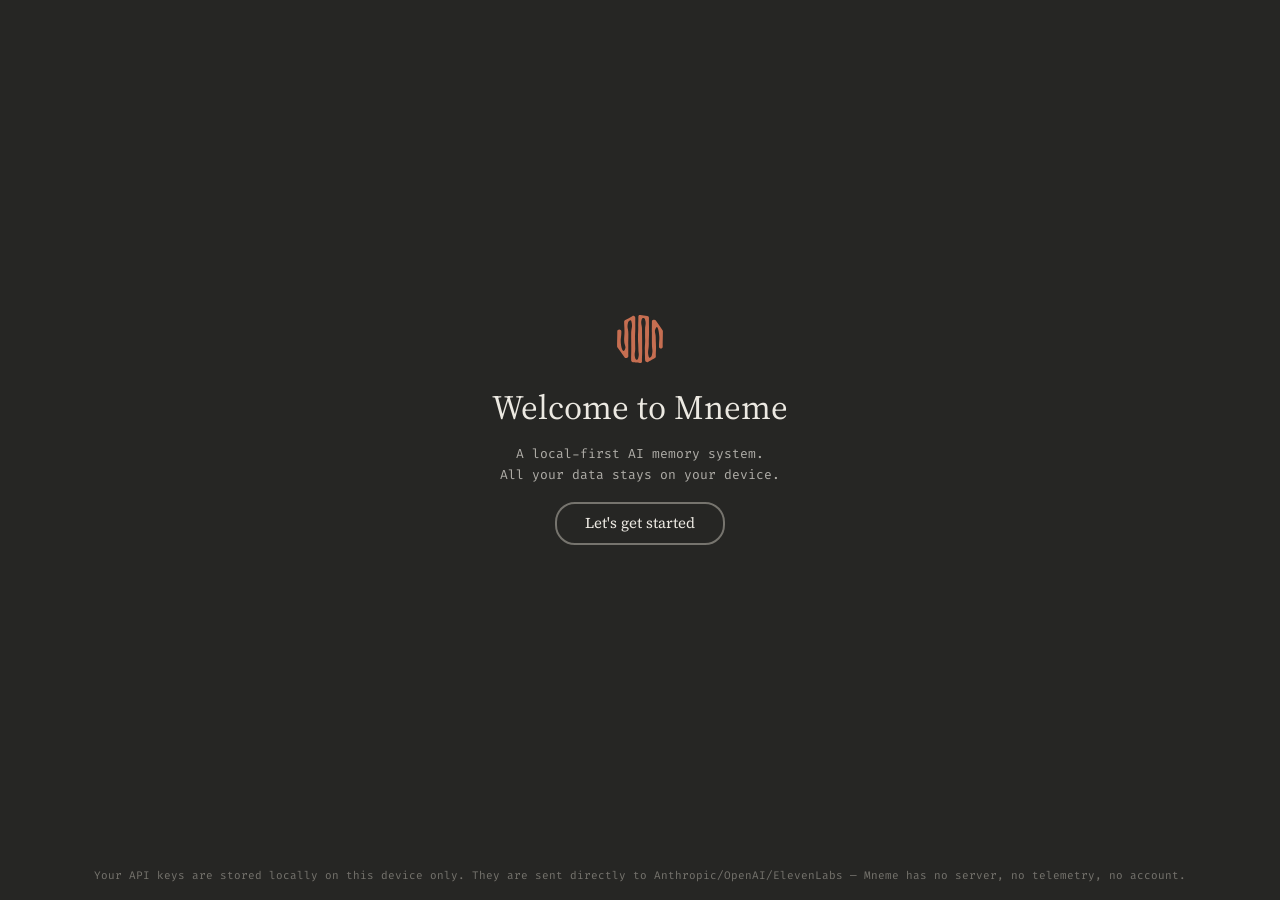
<file: src/frontend/setup.html>
<!DOCTYPE html>
<html lang="en">
<head>
    <meta charset="UTF-8">
    <meta name="viewport" content="width=device-width, initial-scale=1.0">
    <title>Mneme — Setup</title>
    <link rel="icon" type="image/svg+xml" href="favicon.svg">
    <link rel="preconnect" href="https://fonts.googleapis.com">
    <link rel="preconnect" href="https://fonts.gstatic.com" crossorigin>
    <link href="https://fonts.googleapis.com/css2?family=Fira+Code:wght@400;500&family=Source+Serif+4:ital,opsz,wght@0,8..60,300;0,8..60,400;0,8..60,600;1,8..60,400&display=swap" rel="stylesheet">
    <link rel="stylesheet" href="setup.css">
</head>
<body>
    <div class="setup-container">

        <!-- Step 0: Welcome -->
        <div class="setup-step active" id="step0">
            <img src="assets/mneme-logo.svg" alt="Mneme" class="setup-logo" onerror="this.style.display='none'">
            <h1 class="setup-headline" id="headline0">Welcome to Mneme</h1>
            <p class="setup-desc">A local-first AI memory system.<br>All your data stays on your device.</p>
            <button class="setup-btn" id="beginBtn">Let's get started</button>
        </div>

        <!-- Fork: fresh start vs. import from a previous Mneme -->
        <div class="setup-step" id="stepFork">
            <h1 class="setup-headline">Set up Mneme</h1>
            <p class="setup-desc">Start clean, or bring an existing install along.</p>
            <div class="setup-fork-cards">
                <button class="setup-fork-card" id="forkFreshBtn">
                    <span class="setup-fork-card-title">Start fresh</span>
                    <span class="setup-fork-card-sub">Set up a brand new Mneme.</span>
                </button>
                <button class="setup-fork-card" id="forkImportBtn">
                    <span class="setup-fork-card-title">Import from a previous Mneme</span>
                    <span class="setup-fork-card-sub">Brings your memories, settings and API keys from an older install.</span>
                </button>
            </div>
            <div class="setup-nav">
                <button class="setup-btn-back" id="forkBackBtn">Back</button>
            </div>
        </div>

        <!-- Import: find/select a previous install -->
        <div class="setup-step" id="stepImportList">
            <h1 class="setup-headline">Find your old Mneme</h1>
            <p class="setup-desc" id="importListDesc">Searching for previous installs...</p>
            <div class="setup-install-list" id="importInstallList"></div>
            <div class="setup-manual-path">
                <input type="text" class="setup-input mono" id="importManualPath" placeholder="…or paste the folder path of your old Mneme" autocomplete="off" spellcheck="false">
                <button class="setup-btn" id="importManualCheckBtn">Check</button>
            </div>
            <p class="setup-desc setup-error-text" id="importManualError" hidden></p>
            <div class="setup-nav">
                <button class="setup-btn-back" id="importListBackBtn">Back</button>
            </div>
        </div>

        <!-- Import: confirm before copying -->
        <div class="setup-step" id="stepImportConfirm">
            <h1 class="setup-headline">Import this install?</h1>
            <div class="setup-import-summary" id="importSummary"></div>
            <p class="setup-desc">Your old install is never modified — this makes a copy.</p>
            <p class="setup-desc setup-error-text" id="importConfirmError" hidden></p>
            <div class="setup-importing-indicator" id="importingIndicator" hidden>
                <span class="setup-spinner"></span> Importing your Mneme...
            </div>
            <div class="setup-nav">
                <button class="setup-btn-back" id="importConfirmBackBtn">Back</button>
                <button class="setup-btn" id="importConfirmBtn">Import</button>
            </div>
        </div>

        <!-- Step 1: Your name -->
        <div class="setup-step" id="step1">
            <h1 class="setup-headline">What's your name?</h1>
            <p class="setup-desc">Used in timeline summaries and entity extraction.</p>
            <input type="text" class="setup-input" id="userName" placeholder="Your name" autocomplete="off" spellcheck="false">
            <div class="setup-nav">
                <button class="setup-btn-back" data-back>Back</button>
                <button class="setup-btn" data-next>Continue</button>
            </div>
        </div>

        <!-- Step 2: Anthropic API key -->
        <div class="setup-step" id="step2">
            <h1 class="setup-headline">Anthropic API key</h1>
            <p class="setup-desc">
                Powers the AI conversations. Get yours at
                <a href="https://console.anthropic.com/" target="_blank" rel="noopener">console.anthropic.com</a>
            </p>
            <input type="password" class="setup-input mono" id="anthropicKey" placeholder="sk-ant-..." autocomplete="off" spellcheck="false">
            <div class="setup-nav">
                <button class="setup-btn-back" data-back>Back</button>
                <button class="setup-btn" data-next>Continue</button>
            </div>
        </div>

        <!-- Step 3: ElevenLabs (optional) -->
        <div class="setup-step" id="step3">
            <h1 class="setup-headline">ElevenLabs API key</h1>
            <p class="setup-desc">
                Optional — enables text-to-speech. Get one at
                <a href="https://elevenlabs.io/" target="_blank" rel="noopener">elevenlabs.io</a>
            </p>
            <input type="password" class="setup-input mono" id="elevenlabsKey" placeholder="Optional" autocomplete="off" spellcheck="false">
            <div class="setup-nav">
                <button class="setup-btn-back" data-back>Back</button>
                <button class="setup-btn" data-next>Skip</button>
            </div>
        </div>

        <!-- Step 4: Instance name -->
        <div class="setup-step" id="step4">
            <h1 class="setup-headline">Name your first instance</h1>
            <p class="setup-desc">What should this AI call itself? You can create more instances later.</p>
            <input type="text" class="setup-input" id="instanceName" placeholder="e.g. Kali, Atlas, just Claude..." autocomplete="off" spellcheck="false">
            <div class="setup-nav">
                <button class="setup-btn-back" data-back>Back</button>
                <button class="setup-btn" data-next>Continue</button>
            </div>
        </div>

        <!-- Step 5: Model selection -->
        <div class="setup-step" id="step5">
            <h1 class="setup-headline">Pick a model</h1>
            <p class="setup-desc">You can change this anytime in settings.</p>
            <div class="setup-models-wrap">
                <div class="setup-models">
                    <button class="setup-model-item setup-model-featured" data-model-id="claude-fable-5">
                        <span class="model-icon-dot" aria-hidden="true"></span>
                        <div class="setup-model-info">
                            <span class="setup-model-name">Fable <span class="setup-model-version">5</span></span>
                            <span class="setup-model-desc setup-model-note">Anthropic's most capable model — for those who want the best</span>
                        </div>
                    </button>
                    <button class="setup-model-item" data-model-id="claude-opus-4-8">
                        <img src="assets/model-opus.svg" alt="" width="22" height="22">
                        <div class="setup-model-info">
                            <span class="setup-model-name">Opus <span class="setup-model-version">4.8</span></span>
                            <span class="setup-model-desc">Most capable, higher cost</span>
                        </div>
                    </button>
                    <button class="setup-model-item" data-model-id="claude-opus-4-5">
                        <img src="assets/model-opus.svg" alt="" width="22" height="22">
                        <div class="setup-model-info">
                            <span class="setup-model-name">Opus <span class="setup-model-version">4.5</span></span>
                            <span class="setup-model-desc">Earlier Opus favorite</span>
                        </div>
                    </button>
                    <button class="setup-model-item" data-model-id="claude-sonnet-5">
                        <img src="assets/model-sonnet.svg" alt="" width="22" height="22">
                        <div class="setup-model-info">
                            <span class="setup-model-name">Sonnet <span class="setup-model-version">5</span></span>
                            <span class="setup-model-desc">Newest Sonnet, strong daily model</span>
                        </div>
                    </button>
                    <button class="setup-model-item setup-model-featured" data-model-id="claude-sonnet-4-5">
                        <img src="assets/model-sonnet.svg" alt="" width="22" height="22">
                        <div class="setup-model-info">
                            <span class="setup-model-name">Sonnet <span class="setup-model-version">4.5</span></span>
                            <span class="setup-model-desc setup-model-note">Available in Mneme</span>
                        </div>
                    </button>
                    <button class="setup-model-item" data-model-id="claude-haiku-4-5">
                        <img src="assets/model-haiku.svg" alt="" width="22" height="22">
                        <div class="setup-model-info">
                            <span class="setup-model-name">Haiku <span class="setup-model-version">4.5</span></span>
                            <span class="setup-model-desc">Fast and lightweight</span>
                        </div>
                    </button>
                </div>
                <div class="setup-models-others" id="setupOthersBtn">Others</div>
            </div>
            <div class="setup-nav">
                <button class="setup-btn-back" data-back>Back</button>
                <button class="setup-btn" id="finishBtn">Finish setup</button>
            </div>
        </div>

        <!-- Step 6: Completing -->
        <div class="setup-step" id="step6">
            <h1 class="setup-headline" id="completingHeadline">Setting things up...</h1>
            <p class="setup-desc" id="completingDesc">Creating your configuration and initializing the database.</p>
        </div>

        <!-- Privacy note (always visible at bottom) -->
        <div class="setup-privacy" id="privacyNote">
            Your API keys are stored locally on this device only. They are sent directly to
            Anthropic/OpenAI/ElevenLabs — Mneme has no server, no telemetry, no account.
        </div>

    </div>

    <script>
    (function() {
        // ─── State ───
        let currentStep = 0;
        const totalSteps = 7; // 0-6
        let selectedModel = 'claude-sonnet-4-6';

        const steps = [];
        for (let i = 0; i < totalSteps; i++) {
            steps.push(document.getElementById('step' + i));
        }

        // ─── Navigation ───

        // Core visual transition, extracted so the fork/import sub-flow (which
        // lives outside the numeric steps[] array) can reuse it directly.
        function transition(prev, next, direction, focusInput) {
            if (!prev || !next) return;

            // Slide out current
            prev.classList.remove('active');
            prev.classList.add(direction === 'forward' ? 'exit-left' : 'exit-right');

            // Slide in new
            next.classList.remove('exit-left', 'exit-right');
            next.classList.add(direction === 'forward' ? 'enter-right' : 'enter-left');

            // Force reflow so the enter class applies from the offset position
            next.offsetHeight;
            next.classList.remove('enter-right', 'enter-left');
            next.classList.add('active');

            // Clean up old step after transition
            setTimeout(() => {
                prev.classList.remove('exit-left', 'exit-right', 'active');
            }, 350);

            // Focus the input if there is one
            if (focusInput !== false) {
                const input = next.querySelector('.setup-input');
                if (input) setTimeout(() => input.focus(), 360);
            }
        }

        function showStep(n, direction) {
            transition(steps[currentStep], steps[n], direction);
            currentStep = n;
        }

        function goNext() {
            // Validation
            if (currentStep === 2) {
                const key = document.getElementById('anthropicKey').value.trim();
                if (!key) {
                    shakeInput(document.getElementById('anthropicKey'));
                    return;
                }
            }
            if (currentStep < totalSteps - 1) {
                showStep(currentStep + 1, 'forward');
            }
        }

        function goBack() {
            // Step 1 (name) was entered from the fork, not from Welcome directly —
            // send it back there instead of skipping past it.
            if (currentStep === 1) {
                transition(steps[1], stepFork, 'backward');
                currentStep = 0;
                return;
            }
            if (currentStep > 0) {
                showStep(currentStep - 1, 'backward');
            }
        }

        function markSetupComplete() {
            document.getElementById('completingHeadline').textContent = "You're all set!";
            document.getElementById('completingDesc').textContent = 'Redirecting to Mneme...';
            setTimeout(() => {
                window.location.href = '/';
            }, 1200);
        }

        // ─── Fork: fresh vs. import ───

        const stepFork = document.getElementById('stepFork');
        const stepImportList = document.getElementById('stepImportList');
        const stepImportConfirm = document.getElementById('stepImportConfirm');

        document.getElementById('forkFreshBtn').addEventListener('click', () => {
            transition(stepFork, steps[1], 'forward');
            currentStep = 1;
        });

        document.getElementById('forkBackBtn').addEventListener('click', () => {
            transition(stepFork, steps[0], 'backward');
            currentStep = 0;
        });

        document.getElementById('forkImportBtn').addEventListener('click', () => {
            transition(stepFork, stepImportList, 'forward', false);
            loadDetectInstalls();
        });

        document.getElementById('importListBackBtn').addEventListener('click', () => {
            transition(stepImportList, stepFork, 'backward', false);
        });

        // ─── Import: detect / validate a previous install ───

        let selectedInstall = null;

        function escapeHtml(s) {
            const d = document.createElement('div');
            d.textContent = s == null ? '' : String(s);
            return d.innerHTML;
        }

        function formatBytes(n) {
            n = n || 0;
            if (n >= 1024 ** 3) return (n / 1024 ** 3).toFixed(1) + ' GB';
            if (n >= 1024 ** 2) return (n / 1024 ** 2).toFixed(0) + ' MB';
            if (n >= 1024) return (n / 1024).toFixed(0) + ' KB';
            return n + ' B';
        }

        function renderInstallCard(install) {
            const card = document.createElement('button');
            card.className = 'setup-install-card';
            const profileCount = (install.profiles || []).length;
            card.innerHTML = `
                <span class="setup-install-path">${escapeHtml(install.path)}</span>
                <span class="setup-install-meta">${profileCount} instance${profileCount === 1 ? '' : 's'} · ${formatBytes(install.total_bytes)}</span>
                <span class="setup-install-key ${install.has_api_key ? 'has-key' : 'no-key'}">${install.has_api_key ? 'API key included' : 'no key'}</span>
            `;
            card.addEventListener('click', () => selectInstallForImport(install));
            return card;
        }

        async function loadDetectInstalls() {
            const listEl = document.getElementById('importInstallList');
            const descEl = document.getElementById('importListDesc');
            listEl.innerHTML = '';
            descEl.textContent = 'Searching for previous installs...';
            try {
                const res = await fetch('/api/setup/detect-installs');
                const data = await res.json();
                const installs = (data && data.installs) || [];
                if (installs.length === 0) {
                    descEl.textContent = "We couldn't find a previous install automatically — paste its folder path below.";
                } else {
                    descEl.textContent = 'Found on this machine:';
                    installs.forEach(inst => listEl.appendChild(renderInstallCard(inst)));
                }
            } catch (e) {
                descEl.textContent = "Couldn't search for previous installs — paste the folder path below.";
            }
        }

        async function checkManualPath() {
            const path = document.getElementById('importManualPath').value.trim();
            const errEl = document.getElementById('importManualError');
            errEl.hidden = true;
            if (!path) return;
            const btn = document.getElementById('importManualCheckBtn');
            btn.disabled = true;
            try {
                const res = await fetch('/api/setup/validate-source', {
                    method: 'POST',
                    headers: { 'Content-Type': 'application/json' },
                    body: JSON.stringify({ path })
                });
                const data = await res.json();
                if (!res.ok) {
                    errEl.textContent = data.error || 'Could not read that folder.';
                    errEl.hidden = false;
                    return;
                }
                selectInstallForImport(data);
            } catch (e) {
                errEl.textContent = 'Could not reach Mneme to check that path.';
                errEl.hidden = false;
            } finally {
                btn.disabled = false;
            }
        }

        document.getElementById('importManualCheckBtn').addEventListener('click', checkManualPath);
        document.getElementById('importManualPath').addEventListener('keydown', (e) => {
            if (e.key === 'Enter') {
                e.preventDefault();
                checkManualPath();
            }
        });

        // ─── Import: confirmation ───

        function renderImportSummary(install) {
            const summaryEl = document.getElementById('importSummary');
            const rows = (install.profiles || []).map(p => {
                const count = p.message_count === -1 ? 'unknown message count' : `${p.message_count} messages`;
                return `<div class="setup-import-row">
                    <span class="setup-import-row-name">${escapeHtml(p.name)}</span>
                    <span class="setup-import-row-meta">${formatBytes(p.db_bytes)} · ${count}</span>
                </div>`;
            }).join('');
            const profileCount = (install.profiles || []).length;
            summaryEl.innerHTML = `
                <div class="setup-import-path">${escapeHtml(install.path)}</div>
                <div class="setup-import-rows">${rows}</div>
                <div class="setup-import-total">${profileCount} instance${profileCount === 1 ? '' : 's'} · ${formatBytes(install.total_bytes)} total</div>
            `;
        }

        function selectInstallForImport(install) {
            selectedInstall = install;
            renderImportSummary(install);
            document.getElementById('importConfirmError').hidden = true;
            document.getElementById('importingIndicator').hidden = true;
            document.getElementById('importConfirmBtn').disabled = false;
            document.getElementById('importConfirmBtn').textContent = 'Import';
            document.getElementById('importConfirmBackBtn').disabled = false;
            transition(stepImportList, stepImportConfirm, 'forward', false);
        }

        document.getElementById('importConfirmBackBtn').addEventListener('click', () => {
            transition(stepImportConfirm, stepImportList, 'backward', false);
        });

        document.getElementById('importConfirmBtn').addEventListener('click', async () => {
            if (!selectedInstall) return;
            const errEl = document.getElementById('importConfirmError');
            const indicator = document.getElementById('importingIndicator');
            const importBtn = document.getElementById('importConfirmBtn');
            const backBtn = document.getElementById('importConfirmBackBtn');
            errEl.hidden = true;
            indicator.hidden = false;
            importBtn.disabled = true;
            backBtn.disabled = true;

            try {
                const res = await fetch('/api/setup/import', {
                    method: 'POST',
                    headers: { 'Content-Type': 'application/json' },
                    body: JSON.stringify({ path: selectedInstall.path })
                });
                const data = await res.json();
                if (!res.ok) {
                    errEl.textContent = data.error || 'Import failed.';
                    errEl.hidden = false;
                    indicator.hidden = true;
                    importBtn.disabled = false;
                    backBtn.disabled = false;
                    return;
                }
                // Success — same completion path the questionnaire uses after
                // /api/setup succeeds. The imported config brings its own API
                // keys, so there's nothing left to ask.
                transition(stepImportConfirm, steps[6], 'forward');
                markSetupComplete();
            } catch (e) {
                errEl.textContent = 'Could not reach Mneme to import.';
                errEl.hidden = false;
                indicator.hidden = true;
                importBtn.disabled = false;
                backBtn.disabled = false;
            }
        });

        function shakeInput(el) {
            el.classList.add('shake');
            el.focus();
            setTimeout(() => el.classList.remove('shake'), 500);
        }

        // ─── Event listeners ───

        // Begin button — goes to the fork (fresh vs. import), not straight to step1
        document.getElementById('beginBtn').addEventListener('click', () => {
            transition(steps[0], stepFork, 'forward');
        });

        // All next/back buttons
        document.querySelectorAll('[data-next]').forEach(btn => {
            btn.addEventListener('click', goNext);
        });
        document.querySelectorAll('[data-back]').forEach(btn => {
            btn.addEventListener('click', goBack);
        });

        // Enter key advances from input
        document.querySelectorAll('.setup-input').forEach(input => {
            input.addEventListener('keydown', (e) => {
                if (e.key === 'Enter') {
                    e.preventDefault();
                    goNext();
                }
            });
        });

        // ElevenLabs: update button label based on input
        document.getElementById('elevenlabsKey').addEventListener('input', (e) => {
            const btn = steps[3].querySelector('[data-next]');
            btn.textContent = e.target.value.trim() ? 'Continue' : 'Skip';
        });

        // Model selection — hover highlights, click collapses, tap to reopen
        const modelsWrap = document.querySelector('.setup-models-wrap');
        const modelsCard = document.querySelector('.setup-models');
        const modelsOthers = document.querySelector('.setup-models-others');
        let modelsCollapsed = false;

        // Others — swap card contents between main and alt models
        const othersBtn = document.getElementById('setupOthersBtn');
        let showingOthers = false;

        // Alt model definitions
        const altModels = [
            { id: 'claude-opus-4-7', icon: 'assets/model-opus.svg', name: 'Opus', version: '4.7', desc: 'Previous Opus' },
            { id: 'claude-opus-4-6', icon: 'assets/model-opus.svg', name: 'Opus', version: '4.6', desc: 'Previous Opus' },
            { id: 'claude-sonnet-4-6', icon: 'assets/model-sonnet.svg', name: 'Sonnet', version: '4.6', desc: 'Previous Sonnet' },
        ];

        // Store original main items HTML
        const mainItemsHTML = modelsCard.innerHTML;

        function buildAltItems() {
            return altModels.map(m =>
                `<button class="setup-model-item" data-model-id="${m.id}">
                    <img src="${m.icon}" alt="" width="22" height="22">
                    <div class="setup-model-info">
                        <span class="setup-model-name">${m.name} <span class="setup-model-version">${m.version}</span></span>
                        <span class="setup-model-desc">${m.desc}</span>
                    </div>
                </button>`
            ).join('');
        }

        function bindCardItems() {
            // Re-bind hover + click on whatever items are currently in the card
            const items = modelsCard.querySelectorAll('.setup-model-item');
            items.forEach(item => {
                item.addEventListener('mouseenter', () => {
                    if (modelsCollapsed) return;
                    items.forEach(i => i.classList.remove('selected'));
                    item.classList.add('selected');
                });
                item.addEventListener('click', () => {
                    if (modelsCollapsed) {
                        // Reopen — restore to main view
                        modelsCollapsed = false;
                        showingOthers = false;
                        modelsCard.innerHTML = mainItemsHTML;
                        modelsCard.classList.remove('collapsed');
                        modelsOthers.style.display = '';
                        othersBtn.textContent = 'Others';
                        bindCardItems();
                        // Highlight current selection
                        modelsCard.querySelectorAll('.setup-model-item').forEach(i => {
                            i.classList.toggle('selected', i.dataset.modelId === selectedModel);
                        });
                        return;
                    }
                    // Select + collapse
                    selectedModel = item.dataset.modelId;
                    modelsCollapsed = true;
                    modelsCard.classList.add('collapsed');
                    modelsOthers.style.display = 'none';
                    items.forEach(i => {
                        if (i.dataset.modelId === selectedModel) {
                            i.classList.add('selected');
                            i.style.display = '';
                        } else {
                            i.classList.remove('selected');
                            i.style.display = 'none';
                        }
                    });
                });
            });
        }

        // Initial bind
        bindCardItems();

        othersBtn.addEventListener('click', () => {
            if (showingOthers) {
                // Back to main
                showingOthers = false;
                modelsCard.innerHTML = mainItemsHTML;
                othersBtn.textContent = 'Others';
                bindCardItems();
                modelsCard.querySelectorAll('.setup-model-item').forEach(i => {
                    i.classList.toggle('selected', i.dataset.modelId === selectedModel);
                });
            } else {
                // Show alt models
                showingOthers = true;
                modelsCard.innerHTML = buildAltItems();
                othersBtn.textContent = 'Back';
                bindCardItems();
            }
        });

        // Finish button
        document.getElementById('finishBtn').addEventListener('click', submitSetup);

        // ─── Submit ───

        async function submitSetup() {
            showStep(6, 'forward');

            const payload = {
                user_name: document.getElementById('userName').value.trim(),
                anthropic_key: document.getElementById('anthropicKey').value.trim(),
                elevenlabs_key: document.getElementById('elevenlabsKey').value.trim(),
                instance_name: document.getElementById('instanceName').value.trim() || 'Assistant',
                model: selectedModel
            };

            try {
                const res = await fetch('/api/setup', {
                    method: 'POST',
                    headers: { 'Content-Type': 'application/json' },
                    body: JSON.stringify(payload)
                });
                const data = await res.json();

                if (!res.ok) {
                    throw new Error(data.error || 'Setup failed');
                }

                // Success — redirect to main app
                markSetupComplete();

            } catch (e) {
                document.getElementById('completingHeadline').textContent = 'Something went wrong';
                document.getElementById('completingDesc').textContent = e.message;

                // Add a retry button
                const retryBtn = document.createElement('button');
                retryBtn.className = 'setup-btn';
                retryBtn.textContent = 'Try again';
                retryBtn.style.marginTop = '20px';
                retryBtn.addEventListener('click', () => {
                    retryBtn.remove();
                    showStep(5, 'backward');
                });
                steps[6].appendChild(retryBtn);
            }
        }
    })();
    </script>
</body>
</html>
</file>
<file: src/frontend/setup.css>
/* Mneme Setup — Warm Dark Theme (matches main app aesthetic) */

* {
    margin: 0;
    padding: 0;
    box-sizing: border-box;
}

:root {
    --slate: #262624;
    --gravel: #30302e;
    --granite: #878787;
    --andesite: #a2a2a2;
    --chalk: #76746e;
    --coral: #d97757;
    --coral-50: rgba(217, 119, 87, 0.5);
    --coral-30: rgba(217, 119, 87, 0.3);
    --coral-20: rgba(217, 119, 87, 0.2);
    --coral-15: rgba(217, 119, 87, 0.15);
    --coral-10: rgba(217, 119, 87, 0.1);
    --alabaster: #ece9e2;
    --error: #ff4444;
    --font-serif: 'Source Serif 4', Georgia, 'Times New Roman', serif;
    --font-mono: 'Fira Code', 'SF Mono', 'Cascadia Code', Consolas, monospace;
}

body {
    font-family: var(--font-serif);
    font-size: 15px;
    font-weight: 300;
    line-height: 22px;
    background-color: var(--slate);
    color: var(--alabaster);
    height: 100dvh;
    overflow: hidden;
    position: fixed;
    inset: 0;
}

/* ── Container ────────────────────────────────── */

.setup-container {
    display: flex;
    align-items: center;
    justify-content: center;
    height: 100dvh;
    width: 100vw;
    padding: 40px 24px 80px;
    position: relative;
    overflow: hidden;
}

/* ── Steps ────────────────────────────────────── */

.setup-step {
    position: absolute;
    display: flex;
    flex-direction: column;
    align-items: center;
    gap: 16px;
    max-width: 440px;
    width: 100%;
    padding: 0 24px;

    /* Hidden by default */
    opacity: 0;
    pointer-events: none;
    transform: translateX(60px);
    transition: opacity 0.35s ease, transform 0.35s ease;
}

.setup-step.active {
    opacity: 1;
    pointer-events: auto;
    transform: translateX(0);
}

/* Slide out left (going forward) */
.setup-step.exit-left {
    opacity: 0;
    transform: translateX(-60px);
}

/* Slide out right (going backward) */
.setup-step.exit-right {
    opacity: 0;
    transform: translateX(60px);
}

/* Entry positions (before .active is added) */
.setup-step.enter-right {
    transform: translateX(60px);
    opacity: 0;
    transition: none; /* no transition on the starting position */
}

.setup-step.enter-left {
    transform: translateX(-60px);
    opacity: 0;
    transition: none;
}

/* ── Logo ─────────────────────────────────────── */

.setup-logo {
    width: 48px;
    height: 48px;
    margin-bottom: 8px;
    opacity: 0.9;
}

/* ── Typography ───────────────────────────────── */

.setup-headline {
    font-family: var(--font-serif);
    font-size: 34px;
    font-weight: 400;
    color: var(--alabaster);
    text-align: center;
    line-height: 1.2;
}

.setup-desc {
    font-family: var(--font-mono);
    font-size: 13px;
    font-weight: 400;
    color: var(--alabaster);
    text-align: center;
    line-height: 1.6;
    max-width: 380px;
    opacity: 0.7;
}

.setup-desc a {
    color: var(--coral);
    text-decoration: none;
}

.setup-desc a:hover {
    text-decoration: underline;
}

/* ── Inputs ───────────────────────────────────── */

.setup-input {
    width: 100%;
    max-width: 340px;
    background: var(--gravel);
    border: 2px solid var(--chalk);
    border-radius: 14px;
    padding: 12px 16px;
    font-family: var(--font-serif);
    font-size: 15px;
    font-weight: 400;
    color: var(--alabaster);
    outline: none;
    transition: border-color 0.2s;
    margin-top: 4px;
}

.setup-input.mono {
    font-family: var(--font-mono);
    font-size: 13px;
    letter-spacing: -0.3px;
}

.setup-input::placeholder {
    color: var(--chalk);
    font-weight: 300;
}

.setup-input:focus {
    border-color: var(--coral-50);
}

.setup-input.shake {
    animation: shake 0.4s ease;
    border-color: var(--coral);
}

@keyframes shake {
    0%, 100% { transform: translateX(0); }
    20% { transform: translateX(-8px); }
    40% { transform: translateX(6px); }
    60% { transform: translateX(-4px); }
    80% { transform: translateX(2px); }
}

/* ── Buttons ──────────────────────────────────── */

.setup-btn {
    background: none;
    color: var(--alabaster);
    border: 2px solid var(--chalk);
    border-radius: 20px;
    padding: 8px 28px 10px;
    font-family: var(--font-serif);
    font-size: 15px;
    font-weight: 400;
    cursor: pointer;
    transition: border-color 0.15s, color 0.15s;
}

.setup-btn:hover {
    border-color: var(--coral);
    color: var(--coral);
}

.setup-btn:active {
    opacity: 0.7;
}

.setup-btn-back {
    background: none;
    border: none;
    color: var(--chalk);
    font-family: var(--font-serif);
    font-size: 15px;
    font-weight: 400;
    cursor: pointer;
    padding: 10px 16px;
    transition: color 0.15s;
}

.setup-btn-back:hover {
    color: var(--andesite);
}

.setup-nav {
    display: flex;
    align-items: center;
    gap: 8px;
    margin-top: 8px;
}

/* ── Fork: fresh vs. import ───────────────────── */

.setup-fork-cards {
    display: flex;
    flex-direction: column;
    gap: 12px;
    width: 100%;
    max-width: 360px;
    margin-top: 8px;
}

.setup-fork-card {
    display: flex;
    flex-direction: column;
    align-items: flex-start;
    gap: 4px;
    width: 100%;
    background: var(--gravel);
    border: 2px solid var(--chalk);
    border-radius: 18px;
    padding: 16px 18px;
    cursor: pointer;
    text-align: left;
    transition: border-color 0.15s;
}

@media (hover: hover) {
    .setup-fork-card:hover {
        border-color: var(--coral-50);
    }
}

.setup-fork-card:active {
    opacity: 0.85;
}

.setup-fork-card-title {
    font-family: var(--font-serif);
    font-size: 17px;
    font-weight: 400;
    color: var(--alabaster);
}

.setup-fork-card-sub {
    font-family: var(--font-mono);
    font-size: 12px;
    font-weight: 400;
    color: var(--chalk);
    line-height: 1.4;
}

/* ── Import: install list ─────────────────────── */

.setup-install-list {
    display: flex;
    flex-direction: column;
    gap: 10px;
    width: 100%;
    max-width: 360px;
    margin-top: 4px;
}

.setup-install-list:empty {
    display: none;
}

.setup-install-card {
    display: flex;
    flex-direction: column;
    align-items: flex-start;
    gap: 4px;
    width: 100%;
    background: var(--gravel);
    border: 2px solid var(--chalk);
    border-radius: 16px;
    padding: 12px 16px;
    cursor: pointer;
    text-align: left;
    transition: border-color 0.15s;
}

@media (hover: hover) {
    .setup-install-card:hover {
        border-color: var(--coral-50);
    }
}

.setup-install-path {
    font-family: var(--font-mono);
    font-size: 12px;
    font-weight: 400;
    color: var(--coral);
    word-break: break-all;
}

.setup-install-meta {
    font-family: var(--font-mono);
    font-size: 11px;
    font-weight: 400;
    color: var(--granite);
}

.setup-install-key {
    font-family: var(--font-mono);
    font-size: 11px;
    font-weight: 400;
}

.setup-install-key.has-key {
    color: var(--coral);
}

.setup-install-key.no-key {
    color: var(--chalk);
}

.setup-manual-path {
    display: flex;
    gap: 8px;
    width: 100%;
    max-width: 360px;
    margin-top: 8px;
}

.setup-manual-path .setup-input {
    margin-top: 0;
    max-width: none;
    flex: 1;
}

.setup-manual-path .setup-btn {
    flex-shrink: 0;
    padding-left: 18px;
    padding-right: 18px;
}

.setup-error-text {
    color: var(--error);
    opacity: 1;
    max-width: 360px;
}

/* ── Import: confirmation ─────────────────────── */

.setup-import-summary {
    display: flex;
    flex-direction: column;
    gap: 10px;
    width: 100%;
    max-width: 360px;
    background: var(--gravel);
    border: 2px solid var(--chalk);
    border-radius: 18px;
    padding: 16px 18px;
}

.setup-import-path {
    font-family: var(--font-mono);
    font-size: 12px;
    font-weight: 400;
    color: var(--coral);
    word-break: break-all;
    padding-bottom: 8px;
    border-bottom: 1px solid var(--chalk);
}

.setup-import-rows {
    display: flex;
    flex-direction: column;
    gap: 6px;
}

.setup-import-row {
    display: flex;
    align-items: baseline;
    justify-content: space-between;
    gap: 12px;
}

.setup-import-row-name {
    font-family: var(--font-serif);
    font-size: 14px;
    font-weight: 400;
    color: var(--alabaster);
}

.setup-import-row-meta {
    font-family: var(--font-mono);
    font-size: 11px;
    font-weight: 400;
    color: var(--granite);
    white-space: nowrap;
}

.setup-import-total {
    font-family: var(--font-mono);
    font-size: 11px;
    font-weight: 400;
    color: var(--chalk);
    padding-top: 8px;
    border-top: 1px solid var(--chalk);
}

.setup-importing-indicator {
    display: flex;
    align-items: center;
    gap: 8px;
    font-family: var(--font-mono);
    font-size: 12px;
    color: var(--coral);
    margin-top: 4px;
}

/* [hidden] loses to display:flex above unless restated */
.setup-importing-indicator[hidden] {
    display: none;
}

.setup-spinner {
    width: 14px;
    height: 14px;
    border: 2px solid var(--coral-20);
    border-top-color: var(--coral);
    border-radius: 999px;
    display: inline-block;
    animation: setup-spin 0.7s linear infinite;
}

@keyframes setup-spin {
    to { transform: rotate(360deg); }
}

/* ── Model selector ───────────────────────────── */

.setup-models-wrap {
    display: flex;
    flex-direction: column;
    align-items: stretch;
    width: 100%;
    max-width: 340px;
    margin-top: 4px;
}

.setup-models {
    display: flex;
    flex-direction: column;
    background: var(--gravel);
    border: 2px solid var(--chalk);
    border-radius: 20px;
    padding: 0;
    gap: 0;
    position: relative;
    z-index: 2;
    overflow: hidden;
}

.setup-model-item {
    display: flex;
    align-items: center;
    gap: 10px;
    padding: 10px 14px;
    border-radius: 0;
    cursor: pointer;
    background: none;
    border: none;
    color: var(--alabaster);
    font-family: var(--font-serif);
    text-align: left;
    transition: none;
}

.setup-model-item.selected {
    background: var(--coral-10);
}

.setup-model-item.setup-model-featured {
    box-shadow: inset 3px 0 0 var(--coral);
}

.setup-models.collapsed {
    cursor: pointer;
}

.setup-models.collapsed .setup-model-item.selected {
    background: none;
}

.setup-model-item img {
    width: 22px;
    height: 22px;
    flex-shrink: 0;
}

.setup-model-item .model-icon-dot {
    display: inline-block;
    width: 22px;
    height: 22px;
    flex-shrink: 0;
    border-radius: 999px;
    background: var(--coral);
}

.setup-model-info {
    display: flex;
    flex-direction: column;
    gap: 0;
}

.setup-model-name {
    font-family: var(--font-serif);
    font-size: 15px;
    font-weight: 400;
    color: var(--alabaster);
    line-height: 1.2;
    transition: color 0.1s;
}

.setup-model-version {
    color: var(--granite);
    font-weight: 400;
}

.setup-model-desc.setup-model-note {
    color: var(--coral);
    opacity: 0.95;
}

.setup-model-desc {
    font-family: var(--font-mono);
    font-size: 11px;
    font-weight: 400;
    color: var(--chalk);
    line-height: 1.3;
}

.setup-models-others {
    background: rgba(48, 48, 46, 0.5);
    border: 2px solid var(--chalk);
    border-top: none;
    border-radius: 0 0 20px 20px;
    position: relative;
    z-index: 1;
    margin-top: -18px;
    padding-top: 22px;
    padding-bottom: 6px;
    display: flex;
    justify-content: center;
    cursor: pointer;
    font-family: var(--font-serif);
    font-size: 15px;
    font-weight: 400;
    color: var(--granite);
}

.setup-models-others:hover {
    color: var(--alabaster);
}


/* ── Privacy note ─────────────────────────────── */

.setup-privacy {
    position: fixed;
    bottom: 16px;
    left: 0;
    right: 0;
    padding: 0 32px;
    text-align: center;
    font-family: var(--font-mono);
    font-size: 11px;
    font-weight: 400;
    color: var(--chalk);
    line-height: 1.5;
    pointer-events: none;
}

/* ── Responsive ───────────────────────────────── */

@media (max-width: 480px) {
    .setup-headline {
        font-size: 28px;
    }
    .setup-input, .setup-models {
        max-width: 100%;
    }
    .setup-fork-cards, .setup-install-list, .setup-manual-path,
    .setup-import-summary, .setup-error-text {
        max-width: 100%;
    }
    .setup-manual-path {
        flex-direction: column;
    }
    .setup-privacy {
        padding: 12px 16px;
        font-size: 10px;
    }
}
</file>
